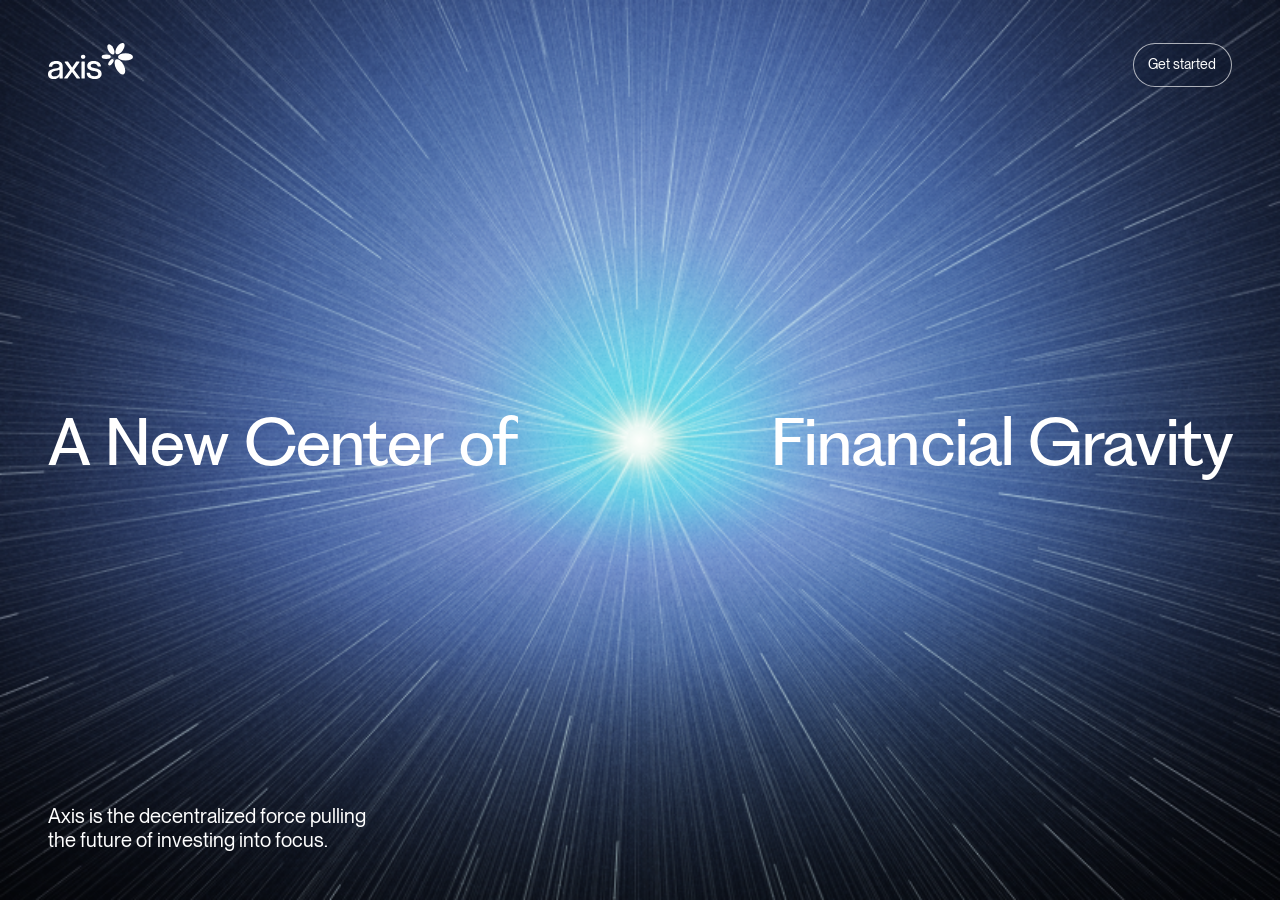
<file: index.html>
<!doctype html>
<html lang="en">
<head>
  <meta charset="utf-8">
  <meta name="viewport" content="width=device-width, initial-scale=1, viewport-fit=cover">
  <meta name="color-scheme" content="dark">
  <meta name="theme-color" content="#12234e">
  <title>Axis by Alvis Choi</title>
  <link id="axis-favicon" rel="icon" href="favicon-light-v4.png" type="image/png" sizes="64x64" data-light="favicon-light-v4.png" data-dark="favicon-dark-v4.png">
  <script>
    (() => {
      const icon = document.getElementById('axis-favicon');
      if (!icon || typeof window.matchMedia !== 'function') return;
      let appearance;
      try { appearance = window.matchMedia('(prefers-color-scheme: dark)'); }
      catch { return; }
      const update = () => { icon.href = appearance.matches ? icon.dataset.dark : icon.dataset.light; };
      update();
      if (typeof appearance.addEventListener === 'function') appearance.addEventListener('change', update);
      else if (typeof appearance.addListener === 'function') appearance.addListener(update);
    })();
  </script>
  <script>
    document.documentElement.classList.add('banner-motion', 'title-motion');
    // Native iOS keeps text inside the usable viewport while the scene bleeds.
    const iosTab = CSS.supports('-webkit-touch-callout', 'none')
      && navigator.maxTouchPoints > 0
      && !matchMedia('(display-mode: standalone)').matches;
    if (iosTab || new URLSearchParams(location.search).get('chrome') === 'document') {
      document.documentElement.dataset.chromeTest = 'document';
      document.querySelector('meta[name="theme-color"]')?.remove();
    }
    window.axisRecoverEntrance = () => {
      document.documentElement.classList.remove('banner-motion', 'title-motion');
      document.documentElement.dataset.entranceFallback = 'true';
      const artwork = document.querySelector('.artwork');
      if (artwork && !document.querySelector('#field')?.dataset.ready) artwork.dataset.renderer = 'fallback';
    };
    window.axisEntranceTimeout = setTimeout(window.axisRecoverEntrance, 8000);
    window.addEventListener('error', event => {
      if (event.target?.matches?.('script[type="module"]') || event.target === window) window.axisRecoverEntrance();
    }, true);
  </script>
  <link rel="stylesheet" href="style.css?revision=9d2831f3e89e">
  <noscript><style>.title-word {transform:none!important} #field,.banner-logo,.banner-contact,.banner-description,.field-fallback {opacity:1!important} #field{visibility:hidden} .field-fallback{background-image:url("field-fallback-wide.webp?revision=9d2831f3e89e")} @media(max-width:767px),(max-aspect-ratio:4/3){.field-fallback{background-image:url("field-fallback-tall.webp?revision=9d2831f3e89e")}}</style></noscript>
</head>
<body class="banner-presentation artwork-only">
  <main class="workbench">
    <figure class="artwork" aria-label="Axis interactive light field">
      <div class="field-fallback" aria-hidden="true"></div>
      <canvas id="field" aria-label="A luminous green and aqua sunrise arc opens into blue and deep indigo edges, with a small pale-yellow central accent. A bright circular star anchors smooth magnetic rays. Clicking places a rounded color gradient light that gently settles, brightens and becomes smaller and more transparent as it moves inward." role="img"></canvas>
      <div class="banner-overlay">
        <img class="banner-logo" src="axis-full-logo.svg" alt="Axis" draggable="false">
        <button class="banner-contact" type="button">Get started</button>
        <h1 class="banner-title" aria-label="A New Center of Financial Gravity">
          <span class="banner-title-start" aria-hidden="true"><span class="title-word-mask"><span class="title-word">A</span></span> <span class="title-word-mask"><span class="title-word">New</span></span><br class="title-break"> <span class="title-word-mask"><span class="title-word">Center</span></span> <span class="title-word-mask"><span class="title-word">of</span></span></span>
          <span class="banner-title-end" aria-hidden="true"><span class="title-word-mask"><span class="title-word">Financial</span></span><br class="title-break"> <span class="title-word-mask"><span class="title-word">Gravity</span></span></span>
        </h1>
        <p class="banner-description"><span>Axis is the decentralized force pulling</span> <span>the future of investing into focus.</span></p>
      </div>
      <figcaption class="sr-only">An upper sunrise arc opens into a fixed luminous star and deeper blue edges. Slow movement gathers approaching light and fans departing lines away. The cursor light shares the background colors, expands when still, and becomes smaller and dimmer as movement speeds up. After leaving, color fades and the lines settle slowly. Clicked points retain the hover field and stay independent of cursor motion, while nearby light responds to both sources. Their pull gradually weakens during the inward journey.</figcaption>
    </figure>
    <footer class="controls" aria-label="Motion study controls" hidden inert>
      <div class="identity"><span class="name">Axis</span><span class="study">Sunrise arc · Magnetic field</span></div>
      <div class="flow" role="group" aria-label="Flow direction">
        <button type="button" data-flow="radiate" aria-pressed="false">Radiate</button>
        <button type="button" class="selected" data-flow="converge" aria-pressed="true">Converge</button>
      </div>
      <label class="tempo" for="tempo"><span>Tempo</span><input id="tempo" type="range" min="0.5" max="5" value="3" step="0.05"><output id="tempo-value" for="tempo">3.00×</output></label>
      <button type="button" id="hover" aria-pressed="true" aria-label="Disable cursor gravity">Hover on</button>
      <div class="actions">
        <button type="button" id="pause" aria-label="Pause animation">Pause</button>
        <button type="button" id="restart">Restart</button>
        <button type="button" id="artwork-only" aria-label="Hide controls and view artwork">View artwork <span aria-hidden="true">↗</span></button>
        <button type="button" id="tune-toggle" aria-expanded="false" aria-controls="tuning">Fine tune <span aria-hidden="true">+</span></button>
        <a href="cursor-lights.html" target="_blank" rel="noreferrer">Cursor lights ↗</a>
        <button type="button" id="about" aria-expanded="false" aria-controls="notes">Notes <span aria-hidden="true">+</span></button>
      </div>
    </footer>
    <section id="tuning" class="tuning" aria-labelledby="tuning-title" hidden>
      <div class="tuning-head">
        <div><h1 id="tuning-title">Fine tune</h1><p id="tuning-status">Changes save in this browser</p></div>
        <button type="button" id="reset-settings">Reset defaults <span aria-hidden="true">↺</span></button>
      </div>
      <div class="tuning-grid">
        <label class="tune-slider" for="tune-density">
          <span class="tune-label"><span>Ray count</span><output id="tune-density-value" for="tune-density">1200</output></span>
          <input id="tune-density" data-setting="density" type="range" min="400" max="4000" step="50" value="1200" aria-describedby="density-help">
          <span class="tune-help" id="density-help">More rays, or more open space.</span>
        </label>
        <label class="tune-slider" for="tune-length">
          <span class="tune-label"><span>Ray length</span><output id="tune-length-value" for="tune-length">100%</output></span>
          <input id="tune-length" data-setting="rayLength" type="range" min="0.5" max="1.8" step="0.05" value="1" aria-describedby="length-help">
          <span class="tune-help" id="length-help">Short sparks to long luminous streaks.</span>
        </label>
        <label class="tune-slider" for="tune-strength">
          <span class="tune-label"><span>Pull strength</span><output id="tune-strength-value" for="tune-strength">48%</output></span>
          <input id="tune-strength" data-setting="pullStrength" type="range" min="0.15" max="0.85" step="0.01" value="0.48" aria-describedby="strength-help">
          <span class="tune-help" id="strength-help">How strongly nearby rays gather.</span>
        </label>
        <label class="tune-slider" for="tune-reach">
          <span class="tune-label"><span>Pull reach</span><output id="tune-reach-value" for="tune-reach">42% of height</output></span>
          <input id="tune-reach" data-setting="reach" type="range" min="0.35" max="1.25" step="0.01" value="0.83" aria-describedby="reach-help">
          <span class="tune-help" id="reach-help">The area around the cursor that reacts.</span>
        </label>
        <label class="tune-slider" for="tune-reaction">
          <span class="tune-label"><span>Reaction speed</span><output id="tune-reaction-value" for="tune-reaction">65%</output></span>
          <input id="tune-reaction" data-setting="reaction" type="range" min="0.1" max="1" step="0.05" value="0.65" aria-describedby="reaction-help">
          <span class="tune-help" id="reaction-help">Higher reacts sooner, with momentum.</span>
        </label>
        <label class="tune-slider" for="tune-contrast">
          <span class="tune-label"><span>Speed contrast</span><output id="tune-contrast-value" for="tune-contrast">98%</output></span>
          <input id="tune-contrast" data-setting="speedContrast" type="range" min="0" max="1" step="0.01" value="0.98" aria-describedby="contrast-help">
          <span class="tune-help" id="contrast-help">Higher weakens the pull during fast passes.</span>
        </label>
      </div>
    </section>
    <aside id="notes" class="notes" hidden>
      <div class="notes-title"><h1>Sunrise arc. Magnetic light.</h1><button type="button" id="close-notes" aria-label="Close notes">×</button></div>
      <p>The latest Figma gradient opens from black and deep blue into blue, aqua, green and a small pale-yellow accent. Several soft color fields form the sunrise arc. Fine tonal grain drifts gently inward above the gradient and below the luminous rays and breathing cursor lights. The hues stay near their original positions.</p>
      <p>Move slowly to attract approaching light. After it passes the cursor, the field fans outward. Fast passes exert little pull; slowing down lets the attraction build gently. The light carries its motion through a change of direction, then settles slowly. Linger in one place to deepen the local pull; it fades more slowly after a longer hover.</p>
      <p>The surrounding field stays anchored, with no accumulated cursor trails. Converge draws inward; Radiate reverses the flow.</p>
      <p>Click to place the hover field. It keeps the same approach attraction and departure opening. The placed point is independent of cursor motion; overlapping sources combine in the light geometry. Their pull gradually fades as they drift into the star. Pause holds the points in place; Restart clears them.</p>
      <p class="boundary">Four circular inner color gradients share the selected Reference rim and close glow. Their bases are aqua, mint, blue and green, with a rose reflection capped at 7% in one option. Their gradients rotate once every six seconds. Faster movement makes the cursor smaller and dimmer. Clicking cycles to the next light and gives nearby lines a tiny settling response. Placed lights become smaller and brighter while fading into the star over approximately 5–8 seconds.</p>
      <div class="note-links"><a href="https://www.figma.com/slides/vfxOS4Y81QhAcyV0OcsYpU/AXIS-%E2%80%94-Brand---Design-Presentation?node-id=2-246" target="_blank" rel="noreferrer">Brand gradients ↗</a><a href="https://vimeo.com/153707670" target="_blank" rel="noreferrer">Motion reference ↗</a></div>
      <p class="shortcut">Space to pause · H to hide or show controls · R to restart</p>
    </aside>
    <button type="button" id="restore-controls" hidden inert aria-label="Show motion study controls">Controls <span aria-hidden="true">↙</span></button>
    <span id="status" class="sr-only" role="status" aria-live="polite"></span>
  </main>
  <script type="module" src="responsive.js?revision=9d2831f3e89e"></script>
  <script type="module" src="field.js?revision=9d2831f3e89e"></script>
  <script type="module" src="title-reveal.js?revision=9d2831f3e89e"></script>
</body>
</html>
</file>
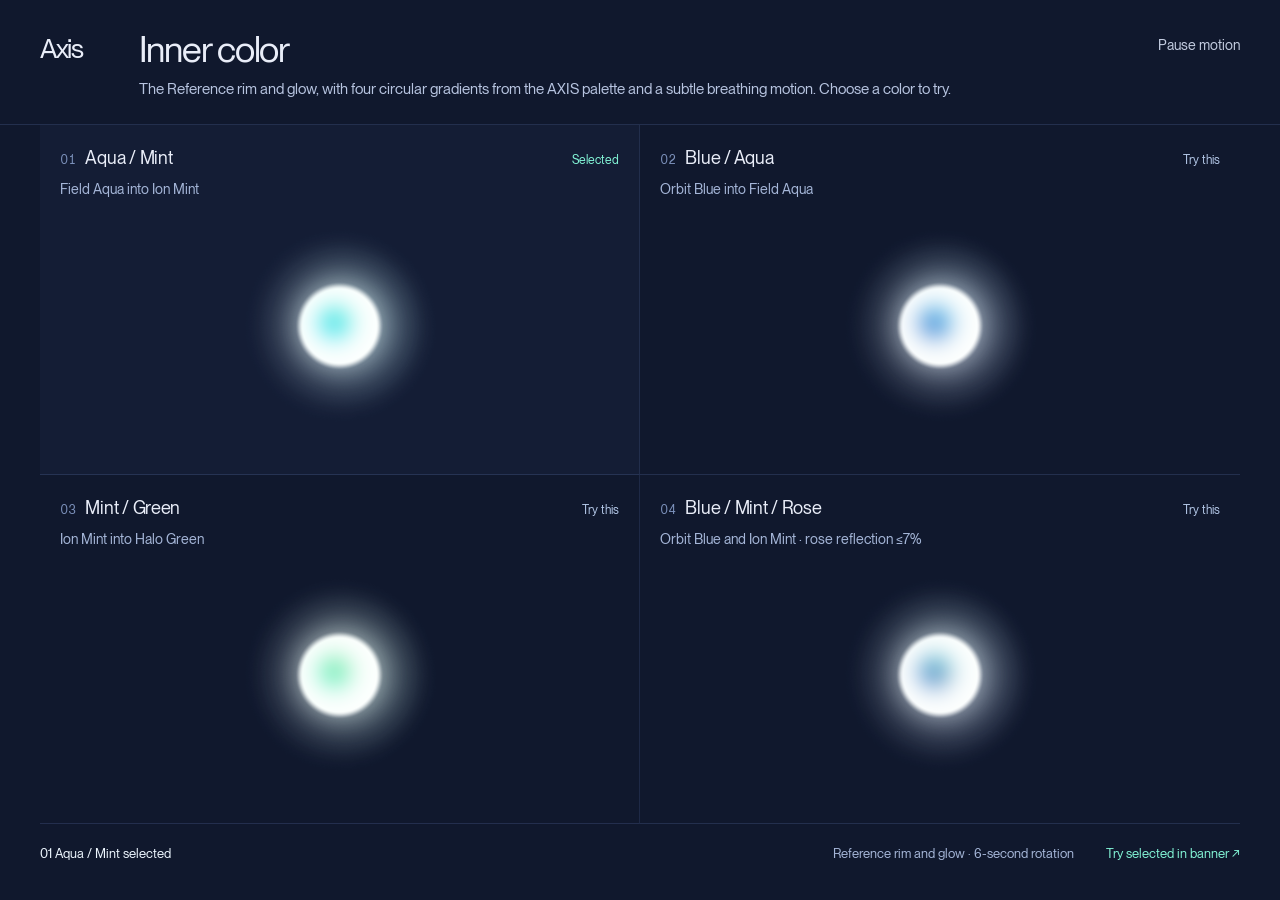
<file: cursor-lights.html>
<!doctype html>
<html lang="en">
<head><meta charset="utf-8"><meta name="viewport" content="width=device-width,initial-scale=1"><title>AXIS — Inner Color Studies</title><link rel="stylesheet" href="cursor-lights.css?revision=four-reference-lights-1"></head>
<body class="four-studies">
  <header><a class="brand" href="./">Axis</a><div class="intro"><h1>Inner color</h1><p>The Reference rim and glow, with four circular gradients from the AXIS palette and a subtle breathing motion. Choose a color to try.</p></div><button id="pause" aria-pressed="false">Pause motion</button></header>
  <main id="options" aria-label="Four Reference light inner color variants"></main>
  <footer><p id="choice" role="status">01 Aqua / Mint selected</p><p>Reference rim and glow · 6-second rotation</p><a id="try" href="./?orb=01">Try selected in banner ↗</a></footer>
<script type="module" src="gallery.js?revision=faster-breathing-4"></script>
</body></html>
</file>
<file: style.css>
@font-face {
  font-family: "PP Fragment Sans";
  src: url("PPFragment-SansRegular.otf") format("opentype");
  font-style: normal;
  font-weight: 400;
  font-display: swap;
}
@font-face {
  font-family: "Neue Montreal";
  src: url("PPNeueMontreal-Regular.woff2") format("woff2");
  font-weight: 400;
  font-display: swap;
}
:root {
  color-scheme: dark; --ink: #eeeeee; --muted: #8c8c8c; --line: #292929;
  /* Portrait headline scale, shared by the measured layout and CSS fallback. */
  --type-headline-portrait-min: 2.25rem;
  --type-headline-portrait-base: 1.125rem;
  --type-headline-portrait-fluid: 5.625cqw;
  --type-headline-portrait-max: 5rem;
  --type-headline-portrait-size: clamp(var(--type-headline-portrait-min), calc(var(--type-headline-portrait-base) + var(--type-headline-portrait-fluid)), var(--type-headline-portrait-max));
  /* Shared subtitle scale. Use rem or px; layout measurements read these tokens. */
  --type-subtitle-mobile: 1.125rem;
  --type-subtitle-portrait-max: 1.25rem;
  --type-subtitle-desktop-min: 1rem;
  --type-subtitle-desktop-max: 1.875rem;
  --type-subtitle-line-height: 1.2;
}
* { box-sizing: border-box; }
html, body { margin: 0; min-height: 100%; background-color: var(--page-edge-top, #12234e); background-image: linear-gradient(var(--page-edge-top, #12234e), var(--page-edge-bottom, #12234e)); color: var(--ink); }
html { overflow-x: clip; }
body, button, input, output { font-family: "Neue Montreal", sans-serif; font-size: 14px; }
button, a, input { -webkit-tap-highlight-color: transparent; }
button { color: inherit; font: inherit; border: 0; background: none; cursor: pointer; white-space: nowrap; }
button:hover, a:hover { color: #fff; }
button:focus-visible, a:focus-visible, input:focus-visible { outline: 1px solid #c8c8c8; outline-offset: 5px; }
[hidden] { display: none !important; }
.workbench { min-height: 100svh; display: flex; flex-direction: column; justify-content: center; }
.artwork { position: relative; align-self: center; width: min(100vw, calc(max(180px, 100svh - var(--chrome-height, 340px)) * 16 / 9)); height: min(max(180px, 100svh - var(--chrome-height, 340px)), 56.25vw); margin: 0; overflow: hidden; container-type: inline-size; }
canvas { position: relative; display: block; width: 100%; height: 100%; background: transparent; touch-action: auto; }
/* The user's split-title reference, adapted with the live Figma typefaces.
   1920×1080 master: 72px side guides, 24px gutters and 12×126px columns.
   Headline occupies columns 1–5 and 8–12, optically centered on the star.
   Supporting copy shares the left guide and a 72px bottom inset. */
.banner-overlay { position: absolute; inset: 0; z-index: 1; color: #fff; pointer-events: none; --vertical-copy-width: min(560px, calc(100% - var(--guide-left, clamp(20px, 3.75cqw, 96px)) - var(--guide-right, clamp(20px, 3.75cqw, 96px)))); }
.banner-logo { position: absolute; top: var(--guide-top, max(20px, 3.3333333cqw)); left: var(--guide-left, clamp(20px, 3.75cqw, 96px)); display: block; width: var(--logo-width, clamp(84px, 6.6666667cqw, 144px)); height: auto; filter: brightness(0) invert(1); user-select: none; }
.banner-contact { position: absolute; top: var(--guide-top, max(20px, 3.3333333cqw)); right: var(--guide-right, clamp(20px, 3.75cqw, 96px)); display: grid; place-items: center; min-height: 44px; padding: 10px clamp(14px, 1.1458333cqw, 22px); border: 1px solid #ffffffa6; border-radius: 999px; background: #07102730; color: #fff; font-family: "Neue Montreal", sans-serif; font-size: clamp(.875rem, .9375cqw, 1.125rem); font-weight: 400; line-height: 1.2; pointer-events: auto; transition: background-color 180ms ease, border-color 180ms ease, transform 180ms ease; }
.banner-contact:hover { background: #ffffff18; border-color: #fff; }
.banner-contact:active { transform: scale(.97); }
.banner-contact:focus-visible { outline: 2px solid #fff; outline-offset: 4px; }
.banner-title { position: absolute; top: 49%; left: var(--guide-left, clamp(20px, 3.75cqw, 96px)); right: var(--guide-right, clamp(20px, 3.75cqw, 96px)); transform: translateY(-50%); display: grid; grid-template-columns: repeat(12, minmax(0, 1fr)); column-gap: var(--grid-gutter, min(1.25cqw, 32px)); align-items: baseline; margin: 0; font-family: "PP Fragment Sans", sans-serif; font-size: var(--headline-size, clamp(2.25rem, 4.8958333cqw, 7.25rem)); font-weight: 400; font-synthesis: none; line-height: 1; letter-spacing: -.03em; }
.banner-title-start { grid-column: 1 / span 5; }
.banner-title-end { grid-column: 8 / span 5; text-align: right; }
.banner-description { position: absolute; left: var(--guide-left, clamp(20px, 3.75cqw, 96px)); bottom: var(--guide-bottom, clamp(20px, 3.75cqw, 96px)); width: var(--copy-width, min(36.25cqw, calc(100% - 40px))); margin: 0; font-family: "Neue Montreal", sans-serif; font-size: var(--copy-size, clamp(var(--type-subtitle-desktop-min), 1.5625cqw, var(--type-subtitle-desktop-max))); font-weight: 400; font-synthesis: none; line-height: var(--type-subtitle-line-height); letter-spacing: 0; }
.banner-title > span, .banner-description > span { display: block; white-space: normal; }
.title-word-mask { max-width: 100%; }
.title-word { overflow-wrap: anywhere; }
/* Mask bleed preserves the Fragment descenders and the existing title position. */
.title-word-mask { display: inline-block; overflow: hidden; vertical-align: top; padding: .12em .035em .18em; margin: -.12em -.035em -.18em; }
.title-word { display: block; }
.title-break { display: none; }
.title-motion .title-word { transform: translate3d(0, 145%, 0); }
/* Applied in the head before first paint, so loading cannot flash the scene. */
.banner-motion #field, .banner-motion .banner-logo, .banner-motion .banner-contact, .banner-motion .banner-description, .banner-motion .field-fallback { opacity: 0; }
@media (prefers-reduced-motion: reduce) {
  .title-motion .title-word { transform: none; }
  .banner-motion #field, .banner-motion .banner-logo, .banner-motion .banner-contact, .banner-motion .banner-description, .banner-motion .field-fallback { opacity: 1; }
}
.controls { min-height: 80px; padding: 20px 32px; border-top: 1px solid var(--line); display: flex; flex-wrap: wrap; align-items: center; gap: 16px 28px; background: #080808; }
.identity { display: flex; align-items: baseline; gap: 20px; margin-right: auto; }
.name { font-size: 22px; letter-spacing: -.04em; }
.study { color: var(--muted); }
.flow, .actions { display: flex; align-items: center; gap: 24px; }
.flow button { padding: 8px 0; color: #767676; }
.flow button.selected { color: var(--ink); box-shadow: 0 1px 0 currentColor; }
.tempo { display: flex; align-items: center; gap: 12px; color: var(--muted); }
.tempo input { width: 92px; height: 2px; cursor: pointer; accent-color: #dedede; }
.tempo output { width: 40px; font-size: 12px; font-variant-numeric: tabular-nums; }
.actions { gap: 20px; }
#hover { color: #bcbcbc; padding: 8px 0; }
#hover[aria-pressed="false"] { color: #747474; }
.actions button { padding: 8px 0; color: #bcbcbc; }
.actions button span { margin-left: 6px; }
.tuning { padding: 20px 32px 24px; border-top: 1px solid var(--line); background: #0b0b0b; }
.tuning-head, .tuning-grid { max-width: 1400px; margin-inline: auto; }
.tuning-head { display: flex; align-items: center; justify-content: space-between; gap: 24px; margin-bottom: 22px; }
.tuning-head h1 { font-size: 17px; font-weight: 400; letter-spacing: -.025em; margin: 0; }
.tuning-head p { margin: 5px 0 0; font-size: 12px; color: var(--muted); }
#reset-settings { color: #bcbcbc; padding: 8px 0; font-size: 12px; }
#reset-settings span { margin-left: 6px; }
.tuning-grid { display: grid; grid-template-columns: repeat(3, minmax(0, 1fr)); gap: 22px 40px; }
.tune-slider { display: grid; gap: 5px; }
.tune-label { display: flex; align-items: baseline; justify-content: space-between; gap: 12px; }
.tune-label output { color: #ababab; font-size: 12px; font-variant-numeric: tabular-nums; white-space: nowrap; }
.tune-slider input { width: 100%; height: 16px; margin: 0; accent-color: #dedede; cursor: pointer; }
.tune-help { color: #888; font-size: 12px; line-height: 1.3; }
.notes { position: fixed; z-index: 3; right: 32px; bottom: calc(var(--chrome-height, 80px) + 24px); max-width: 450px; max-height: calc(100svh - 48px); overflow-y: auto; padding: 28px; border: 1px solid #363636; background: #101010; box-shadow: 0 16px 64px #000b; }
.notes-title { display: flex; align-items: start; justify-content: space-between; gap: 24px; }
.notes h1 { margin: 0 0 20px; font-size: 24px; font-weight: 400; letter-spacing: -.025em; }
.notes p { margin: 0 0 16px; color: #bcbcbc; line-height: 1.5; }
.notes .boundary { color: #909090; }
.notes-title button { font-size: 24px; padding: 0 0 10px; line-height: 1; }
.note-links { display: flex; flex-wrap: wrap; gap: 16px 24px; padding: 8px 0 20px; }
.note-links a { color: #dedede; text-decoration: none; }
.notes .shortcut { font-size: 12px; color: #747474; margin: 0; }
#restore-controls { position: fixed; bottom: 20px; right: 24px; color: #858585; padding: 8px; font-size: 12px; }
body.artwork-only .artwork { width: min(100vw, calc(100svh * 16 / 9)); height: min(100svh, 56.25vw); }
body.banner-presentation .workbench { justify-content: flex-start; min-height: 100vh; min-height: 100svh; min-height: 100dvh; }
body.banner-presentation .artwork {
  width: 100%; height: max(100vh, var(--hero-min-height, 360px));
  height: max(100svh, var(--hero-min-height, 360px)); height: max(100dvh, var(--hero-min-height, 360px));
  flex: none; overflow: visible; background: var(--page-edge-top, #12234e);
  --safe-left: env(safe-area-inset-left, 0px); --safe-right: env(safe-area-inset-right, 0px);
  --safe-top: env(safe-area-inset-top, 0px); --safe-bottom: env(safe-area-inset-bottom, 0px);
}
.layout-rem-probe { position: absolute; width: 1rem; height: 1rem; visibility: hidden; pointer-events: none; }
.field-fallback { position: absolute; inset: 0; background: #03050b; background-position: 50% 49%; background-size: cover; background-repeat: no-repeat; }
.artwork[data-renderer="fallback"] .field-fallback { background-image: url("field-fallback-wide.webp?revision=9d2831f3e89e"); }
.artwork[data-renderer="ready"] .field-fallback { visibility: hidden; }
.artwork[data-renderer="fallback"] .field-fallback { opacity: 1; }
.artwork[data-renderer="fallback"] #field { visibility: hidden; }
/* CSS also retains a usable composition if the layout module cannot load. */
@media (max-width: 767px), (max-aspect-ratio: 4/3) {
  body.banner-presentation .artwork:not([data-layout]) { --hero-min-height: calc(14.5rem + 5 * var(--headline-size, var(--type-headline-portrait-size))); }
  .artwork:not([data-layout="horizontal"]) .banner-title { top: 0; bottom: 0; transform: none; grid-template-columns: repeat(4, minmax(0, 1fr)); font-size: var(--headline-size, var(--type-headline-portrait-size)); }
  .artwork:not([data-layout="horizontal"]) .banner-title > span { position: absolute; left: 0; right: 0; grid-column: 1 / -1; text-align: center; }
  .artwork:not([data-layout="horizontal"]) .banner-title-start { top: var(--title-start-top, calc(49% - clamp(12px, 6.48cqw, 64px) - clamp(2.25rem, 11.25cqw, 4rem) - 2em)); }
  .artwork:not([data-layout="horizontal"]) .banner-title-end { top: var(--title-end-top, calc(49% + clamp(12px, 6.48cqw, 64px) + clamp(2.25rem, 11.25cqw, 4rem))); }
  .artwork:not([data-layout="horizontal"]) .title-break { display: initial; }
  .artwork:not([data-layout="horizontal"]) .banner-description { top: var(--copy-midpoint, calc(74.5% + (clamp(12px, 6.48cqw, 64px) + clamp(2.25rem, 11.25cqw, 4rem) + 2 * var(--headline-size, var(--type-headline-portrait-size)) - var(--guide-bottom, clamp(20px, 3.75cqw, 96px))) / 2)); bottom: auto; left: 50%; transform: translate(-50%, -50%); width: var(--copy-width, var(--vertical-copy-width)); text-align: center; font-size: var(--copy-size, var(--type-subtitle-mobile)); }
  .artwork:not([data-layout="horizontal"]) .banner-description > span { display: block; }
  .artwork[data-renderer="fallback"] .field-fallback { background-image: url("field-fallback-tall.webp?revision=9d2831f3e89e"); }
}
.artwork[data-layout="vertical"] .banner-title { top: 0; bottom: 0; transform: none; grid-template-columns: repeat(4, minmax(0, 1fr)); }
.artwork[data-layout="vertical"] .banner-title > span { position: absolute; left: 0; right: 0; grid-column: 1 / -1; text-align: center; }
.artwork[data-layout="vertical"] .banner-title-start { top: var(--title-start-top); }
.artwork[data-layout="vertical"] .banner-title-end { top: var(--title-end-top); }
.artwork[data-layout="vertical"] .title-break { display: initial; }
.artwork[data-layout="vertical"] .banner-description { top: var(--copy-midpoint); bottom: auto; left: 50%; transform: translate(-50%, -50%); width: var(--copy-width, var(--vertical-copy-width)); text-align: center; font-size: var(--copy-size, var(--type-subtitle-mobile)); }
.artwork[data-layout="vertical"] .banner-description > span { display: block; }
@media (max-height: 499px) {
  body.banner-presentation .artwork { --headline-size: clamp(1.875rem, 4.8958333cqw, 3rem); --copy-size: var(--type-subtitle-desktop-min); --logo-width: clamp(84px, 6.6666667cqw, 96px); --guide-left: clamp(20px, 3.75cqw, 24px); --guide-right: clamp(20px, 3.75cqw, 24px); --guide-top: 20px; --guide-bottom: 24px; }
}
@media (max-height: 499px) and (max-width: 767px), (max-height: 499px) and (max-aspect-ratio: 4/3) {
  body.banner-presentation .artwork:not([data-layout="horizontal"]) { --copy-size: var(--type-subtitle-mobile); }
  body.banner-presentation .artwork:not([data-layout]) { min-height: 500px; }
}
body.banner-presentation :is(.controls, #restore-controls, #tuning, #notes) { display: none !important; }
.sr-only { position: absolute; width: 1px; height: 1px; padding: 0; margin: -1px; overflow: hidden; clip: rect(0,0,0,0); white-space: nowrap; border: 0; }
@media (max-width: 1100px) { .controls { gap: 16px 24px; padding-inline: 24px; } .identity { display: grid; gap: 3px; } .actions { gap: 16px; } .study { font-size: 12px; } .tuning { padding-inline: 24px; } .tuning-grid { column-gap: 28px; } }
@media (max-width: 760px) { .controls { gap: 12px 24px; padding: 16px 20px; } .identity { min-width: 50%; } .actions { margin-left: auto; gap: 20px; } .notes { right: 20px; left: 20px; max-width: none; } .tuning { padding-inline: 20px; } .tuning-grid { grid-template-columns: repeat(2, minmax(0, 1fr)); gap: 20px 28px; } }
@media (max-width: 460px) { .tuning-grid { grid-template-columns: 1fr; } .actions { flex-wrap: wrap; } }
@media (prefers-reduced-motion: reduce) { *, *::before, *::after { scroll-behavior: auto !important; } }

.actions > a {color:#bcbcbc;font-size:14px;text-decoration:none;padding:8px 0;white-space:nowrap;}

/* The drawing bleeds beyond the UI viewport. Keep it in document space:
   fixed backgrounds can be clipped at Safari's translucent toolbar edges. */
.layout-viewport-probe { position: absolute; width: 1px; height: 100vh; height: 100lvh; visibility: hidden; pointer-events: none; }
body.banner-presentation #field { position: absolute; left: 0; top: calc(0px - var(--drawing-bleed-top, 0px)); width: 100%; height: calc(100% + var(--drawing-bleed-top, 0px) + var(--drawing-bleed-bottom, 0px)); }
body.banner-presentation .field-fallback { top: calc(0px - var(--drawing-bleed-top, 0px)); bottom: calc(0px - var(--drawing-bleed-bottom, 0px)); }

/* A normal-flow painted lead-in lets Safari reveal actual scene pixels.
   The initial document offset is compensated after layout. */
html[data-chrome-test="document"] .workbench { min-height: 0; padding-top: var(--scene-lead-in, 0px); padding-bottom: 96px; }
html[data-chrome-test="document"] body.banner-presentation .artwork {
  height: var(--hero-min-height, 100svh);
  background: transparent;
}
html[data-chrome-test="document"],
html[data-chrome-test="document"] body { background: transparent; }

/* Keep Safari's painted scroll origin without letting full-screen banners pan.
   Pinch zoom remains a browser gesture; tall/enlarged layouts are scrollable. */
html[data-scene-locked="true"] .workbench,
html[data-scene-locked="true"] #field { touch-action: pinch-zoom; }
</file>
<file: cursor-lights.css>
@font-face{font-family:Neue;src:url('PPNeueMontreal-Regular.woff2') format('woff2');font-display:swap}
.four-studies #options{grid-template-columns:repeat(2,minmax(0,1fr))}.four-studies .option{padding-block:22px}.four-studies .option:nth-child(2n){border-right:0}.four-studies .option canvas{height:min(330px,28vh);min-height:190px}.variant-note{font-size:14px;line-height:1.4;color:#a5b6d8;margin:8px 0 0}@media(max-width:650px){.four-studies #options{grid-template-columns:1fr}.four-studies .option{border-right:0}.four-studies .option canvas{height:250px}}
.single-study .orb-study{display:block;padding:0 40px}.single-study #orb-preview{width:100%;height:min(680px,72vh);min-height:330px;margin:0}.single-study footer{border-top:1px solid #7490d630}.single-study #choice{margin-right:auto}@media(max-width:650px){.single-study .orb-study{padding-inline:20px}.single-study #orb-preview{height:60vh;min-height:300px}}
#color-sets{display:flex;gap:24px;flex-wrap:wrap;padding:16px 40px;border-bottom:1px solid #7490d630}#color-sets button{font-size:14px;color:#a5b6d8;padding:4px 0}#color-sets button[aria-pressed=true]{color:#82f4d6}#color-sets button[aria-pressed=true]::after{content:' ·';color:#82f4d6}@media(max-width:1000px){#color-sets{padding-inline:24px;gap:20px}}@media(max-width:650px){#color-sets{gap:16px}}
:root{color-scheme:dark;color:#e9edf8;background:#10182d;font-family:Neue,sans-serif}
*{box-sizing:border-box}body{margin:0}button,a{font:inherit;color:inherit}a{text-decoration:none}button{cursor:pointer;background:transparent;border:0}button:focus-visible,a:focus-visible{outline:2px solid #82f4d6;outline-offset:5px}header{display:flex;gap:56px;align-items:start;padding:32px 40px 26px;border-bottom:1px solid #7490d630}.brand{font-size:27px;letter-spacing:-.05em}.intro{flex:1}h1{font-weight:400;font-size:36px;line-height:1;margin:0 0 12px;letter-spacing:-.035em}header p{font-size:15px;color:#b7c4e0;margin:0}#pause{color:#c4cde1;font-size:14px;padding:5px 0}main{display:grid;grid-template-columns:repeat(4,minmax(0,1fr));padding:0 40px}.option{padding:19px 20px 18px;border-bottom:1px solid #7490d630;border-right:1px solid #7490d625;position:relative}.option:nth-child(4n){border-right:0}.option.selected{background:#7490d60b}.option-top{display:flex;justify-content:space-between;align-items:baseline;gap:12px}h2{font-size:18px;font-weight:400;letter-spacing:-.015em;margin:0}.number{color:#7c91bb;font-size:12px;margin-right:10px;font-variant-numeric:tabular-nums}.select{font-size:12px;color:#b3c7e7;padding:5px 0}.selected .select{color:#82f4d6}canvas{width:100%;height:142px;display:block}.states{display:flex;justify-content:space-around;color:#9baed2;font-size:11px;margin-top:-10px;position:relative}.palette{display:flex;gap:5px;align-items:center;margin-top:14px;color:#9baed2;font-size:11px}.swatch{width:10px;height:10px;border-radius:50%;display:inline-block}.palette span:last-child{margin-left:5px}footer{display:flex;align-items:center;gap:32px;padding:22px 40px;font-size:13px}footer p{margin:0;color:#a5b6d8}#choice{color:#eef7ff;margin-right:auto}#try{color:#82f4d6;white-space:nowrap}@media(min-width:1500px){canvas{height:172px}.option{padding-block:22px}}@media(max-width:1000px){main{grid-template-columns:repeat(3,minmax(0,1fr));padding-inline:24px}.option:nth-child(4n){border-right:1px solid #7490d625}.option:nth-child(3n){border-right:0}header,footer{padding-inline:24px;gap:24px}footer{flex-wrap:wrap}}@media(max-width:650px){main{grid-template-columns:repeat(2,minmax(0,1fr))}.option{padding-inline:12px}.option:nth-child(3n){border-right:1px solid #7490d625}.option:nth-child(2n){border-right:0}header{flex-wrap:wrap}.intro{min-width:60%}h1{font-size:28px}canvas{height:130px}header p{font-size:13px}footer{gap:14px}}
</file>
